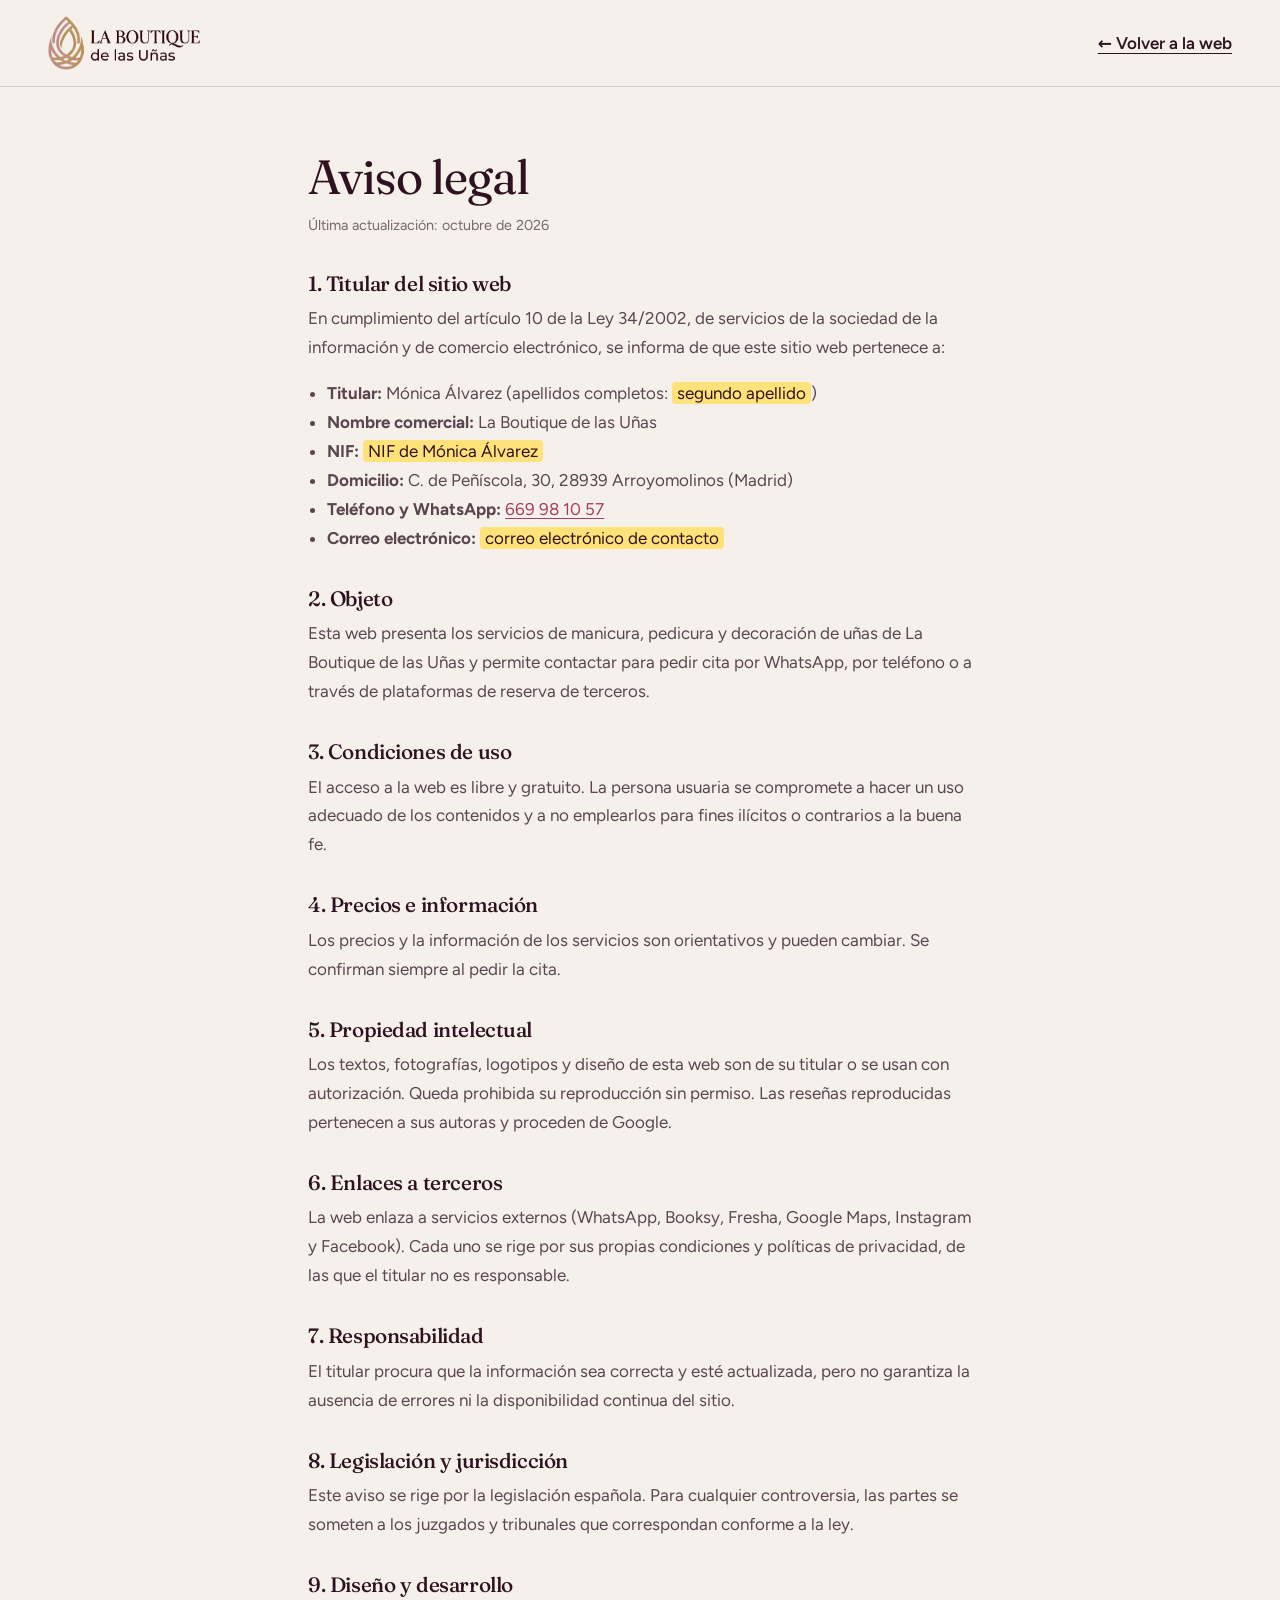
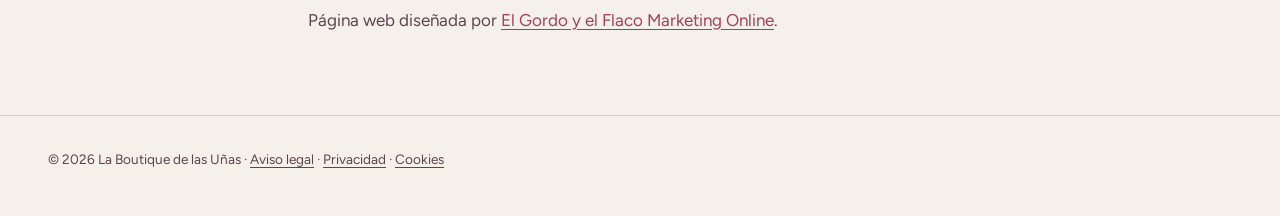
<file: aviso-legal.html>
<!DOCTYPE html>
<html lang="es">
<head>
<meta charset="UTF-8">
<meta name="viewport" content="width=device-width, initial-scale=1.0">
<title>Aviso legal · La Boutique de las Uñas</title>
<meta name="description" content="Aviso legal de La Boutique de las Uñas, Arroyomolinos.">
<meta name="robots" content="noindex, follow">
<link rel="icon" type="image/svg+xml" href="images/logo-marca.svg">
<link rel="icon" type="image/png" sizes="32x32" href="images/favicon-32.png">
<link rel="apple-touch-icon" href="images/apple-touch-icon.png">
<link rel="canonical" href="https://www.laboutiquedelamanicura.es/aviso-legal.html">
<link rel="preload" href="fonts/fraunces-normal.woff2" as="font" type="font/woff2" crossorigin>
<link rel="preload" href="fonts/figtree.woff2" as="font" type="font/woff2" crossorigin>
<link rel="stylesheet" href="css/styles.css">
</head>
<body class="legal-page">
<header class="legal-head"><div class="wrap"><a href="index.html" class="brand" aria-label="La Boutique de las Uñas, volver al inicio"><img src="images/logo-horizontal.png" alt="La Boutique de las Uñas" width="152" height="54" class="brand-logo"></a><a class="legal-back" href="index.html">← Volver a la web</a></div></header>
<main id="contenido" class="legal"><div class="wrap-narrow">
<h1>Aviso legal</h1>
<p class="legal-upd">Última actualización: octubre de 2026</p>

<h2>1. Titular del sitio web</h2>
<p>En cumplimiento del artículo 10 de la Ley 34/2002, de servicios de la sociedad de la información y de comercio electrónico, se informa de que este sitio web pertenece a:</p>
<ul>
<li><strong>Titular:</strong> Mónica Álvarez (apellidos completos: <mark class="falta">segundo apellido</mark>)</li>
<li><strong>Nombre comercial:</strong> La Boutique de las Uñas</li>
<li><strong>NIF:</strong> <mark class="falta">NIF de Mónica Álvarez</mark></li>
<li><strong>Domicilio:</strong> C. de Peñíscola, 30, 28939 Arroyomolinos (Madrid)</li>
<li><strong>Teléfono y WhatsApp:</strong> <a href="tel:+34669981057">669 98 10 57</a></li>
<li><strong>Correo electrónico:</strong> <mark class="falta">correo electrónico de contacto</mark></li>
</ul>
<h2>2. Objeto</h2>
<p>Esta web presenta los servicios de manicura, pedicura y decoración de uñas de La Boutique de las Uñas y permite contactar para pedir cita por WhatsApp, por teléfono o a través de plataformas de reserva de terceros.</p>
<h2>3. Condiciones de uso</h2>
<p>El acceso a la web es libre y gratuito. La persona usuaria se compromete a hacer un uso adecuado de los contenidos y a no emplearlos para fines ilícitos o contrarios a la buena fe.</p>
<h2>4. Precios e información</h2>
<p>Los precios y la información de los servicios son orientativos y pueden cambiar. Se confirman siempre al pedir la cita.</p>
<h2>5. Propiedad intelectual</h2>
<p>Los textos, fotografías, logotipos y diseño de esta web son de su titular o se usan con autorización. Queda prohibida su reproducción sin permiso. Las reseñas reproducidas pertenecen a sus autoras y proceden de Google.</p>
<h2>6. Enlaces a terceros</h2>
<p>La web enlaza a servicios externos (WhatsApp, Booksy, Fresha, Google Maps, Instagram y Facebook). Cada uno se rige por sus propias condiciones y políticas de privacidad, de las que el titular no es responsable.</p>
<h2>7. Responsabilidad</h2>
<p>El titular procura que la información sea correcta y esté actualizada, pero no garantiza la ausencia de errores ni la disponibilidad continua del sitio.</p>
<h2>8. Legislación y jurisdicción</h2>
<p>Este aviso se rige por la legislación española. Para cualquier controversia, las partes se someten a los juzgados y tribunales que correspondan conforme a la ley.</p>
<h2>9. Diseño y desarrollo</h2>
<p>Página web diseñada por <a href="https://elgordoyelflaco.es" target="_blank" rel="noopener">El Gordo y el Flaco Marketing Online</a>.</p>

</div></main>
<footer class="legal-foot"><div class="wrap"><p>© 2026 La Boutique de las Uñas · <a href="aviso-legal.html">Aviso legal</a> · <a href="privacidad.html">Privacidad</a> · <a href="cookies.html">Cookies</a></p></div></footer>
</body>
</html>
</file>
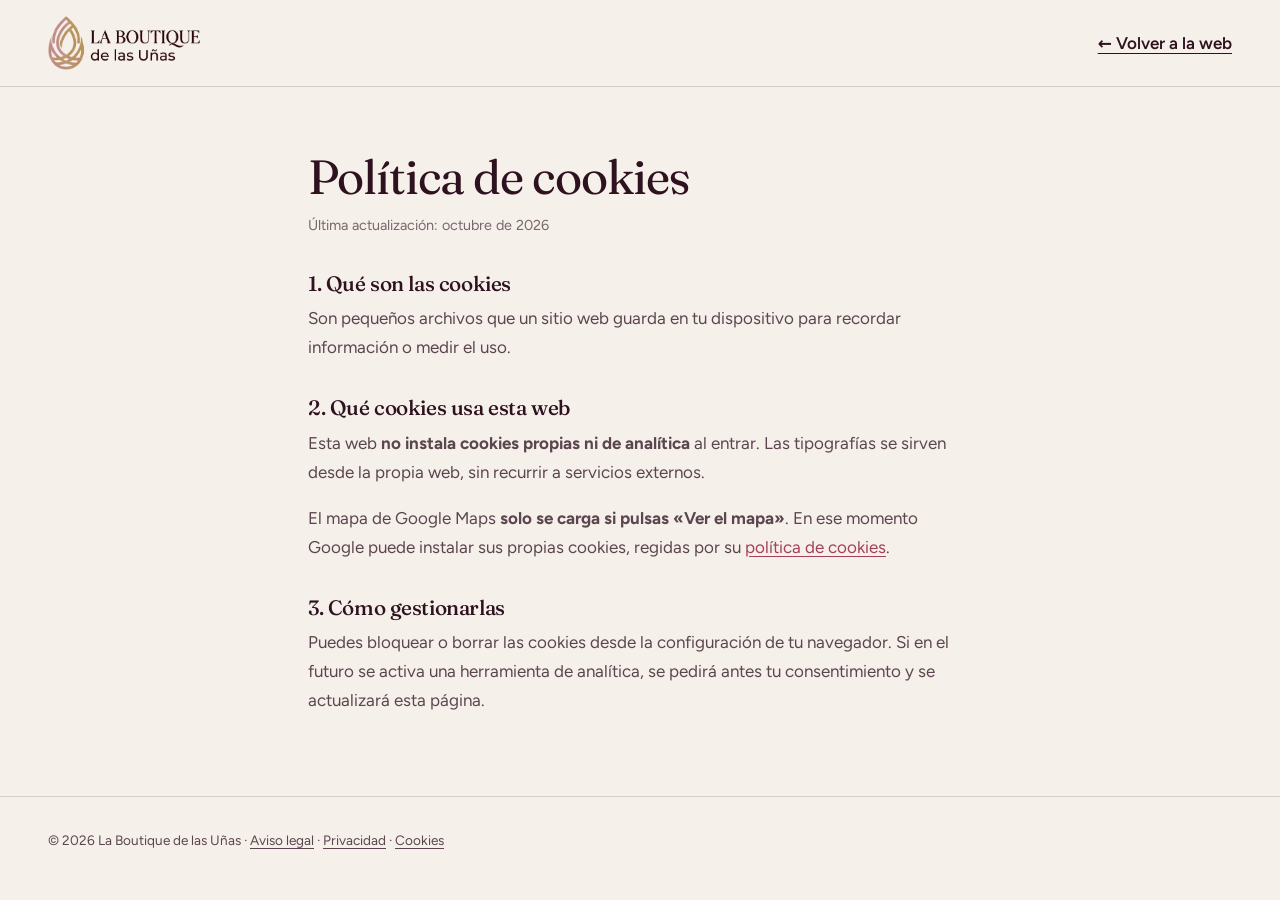
<file: cookies.html>
<!DOCTYPE html>
<html lang="es">
<head>
<meta charset="UTF-8">
<meta name="viewport" content="width=device-width, initial-scale=1.0">
<title>Política de cookies · La Boutique de las Uñas</title>
<meta name="description" content="Política de cookies de La Boutique de las Uñas, Arroyomolinos.">
<meta name="robots" content="noindex, follow">
<link rel="icon" type="image/svg+xml" href="images/logo-marca.svg">
<link rel="icon" type="image/png" sizes="32x32" href="images/favicon-32.png">
<link rel="apple-touch-icon" href="images/apple-touch-icon.png">
<link rel="canonical" href="https://www.laboutiquedelamanicura.es/cookies.html">
<link rel="preload" href="fonts/fraunces-normal.woff2" as="font" type="font/woff2" crossorigin>
<link rel="preload" href="fonts/figtree.woff2" as="font" type="font/woff2" crossorigin>
<link rel="stylesheet" href="css/styles.css">
</head>
<body class="legal-page">
<header class="legal-head"><div class="wrap"><a href="index.html" class="brand" aria-label="La Boutique de las Uñas, volver al inicio"><img src="images/logo-horizontal.png" alt="La Boutique de las Uñas" width="152" height="54" class="brand-logo"></a><a class="legal-back" href="index.html">← Volver a la web</a></div></header>
<main id="contenido" class="legal"><div class="wrap-narrow">
<h1>Política de cookies</h1>
<p class="legal-upd">Última actualización: octubre de 2026</p>

<h2>1. Qué son las cookies</h2>
<p>Son pequeños archivos que un sitio web guarda en tu dispositivo para recordar información o medir el uso.</p>
<h2>2. Qué cookies usa esta web</h2>
<p>Esta web <strong>no instala cookies propias ni de analítica</strong> al entrar. Las tipografías se sirven desde la propia web, sin recurrir a servicios externos.</p>
<p>El mapa de Google Maps <strong>solo se carga si pulsas «Ver el mapa»</strong>. En ese momento Google puede instalar sus propias cookies, regidas por su <a href="https://policies.google.com/technologies/cookies" target="_blank" rel="noopener">política de cookies</a>.</p>
<h2>3. Cómo gestionarlas</h2>
<p>Puedes bloquear o borrar las cookies desde la configuración de tu navegador. Si en el futuro se activa una herramienta de analítica, se pedirá antes tu consentimiento y se actualizará esta página.</p>

</div></main>
<footer class="legal-foot"><div class="wrap"><p>© 2026 La Boutique de las Uñas · <a href="aviso-legal.html">Aviso legal</a> · <a href="privacidad.html">Privacidad</a> · <a href="cookies.html">Cookies</a></p></div></footer>
</body>
</html>
</file>
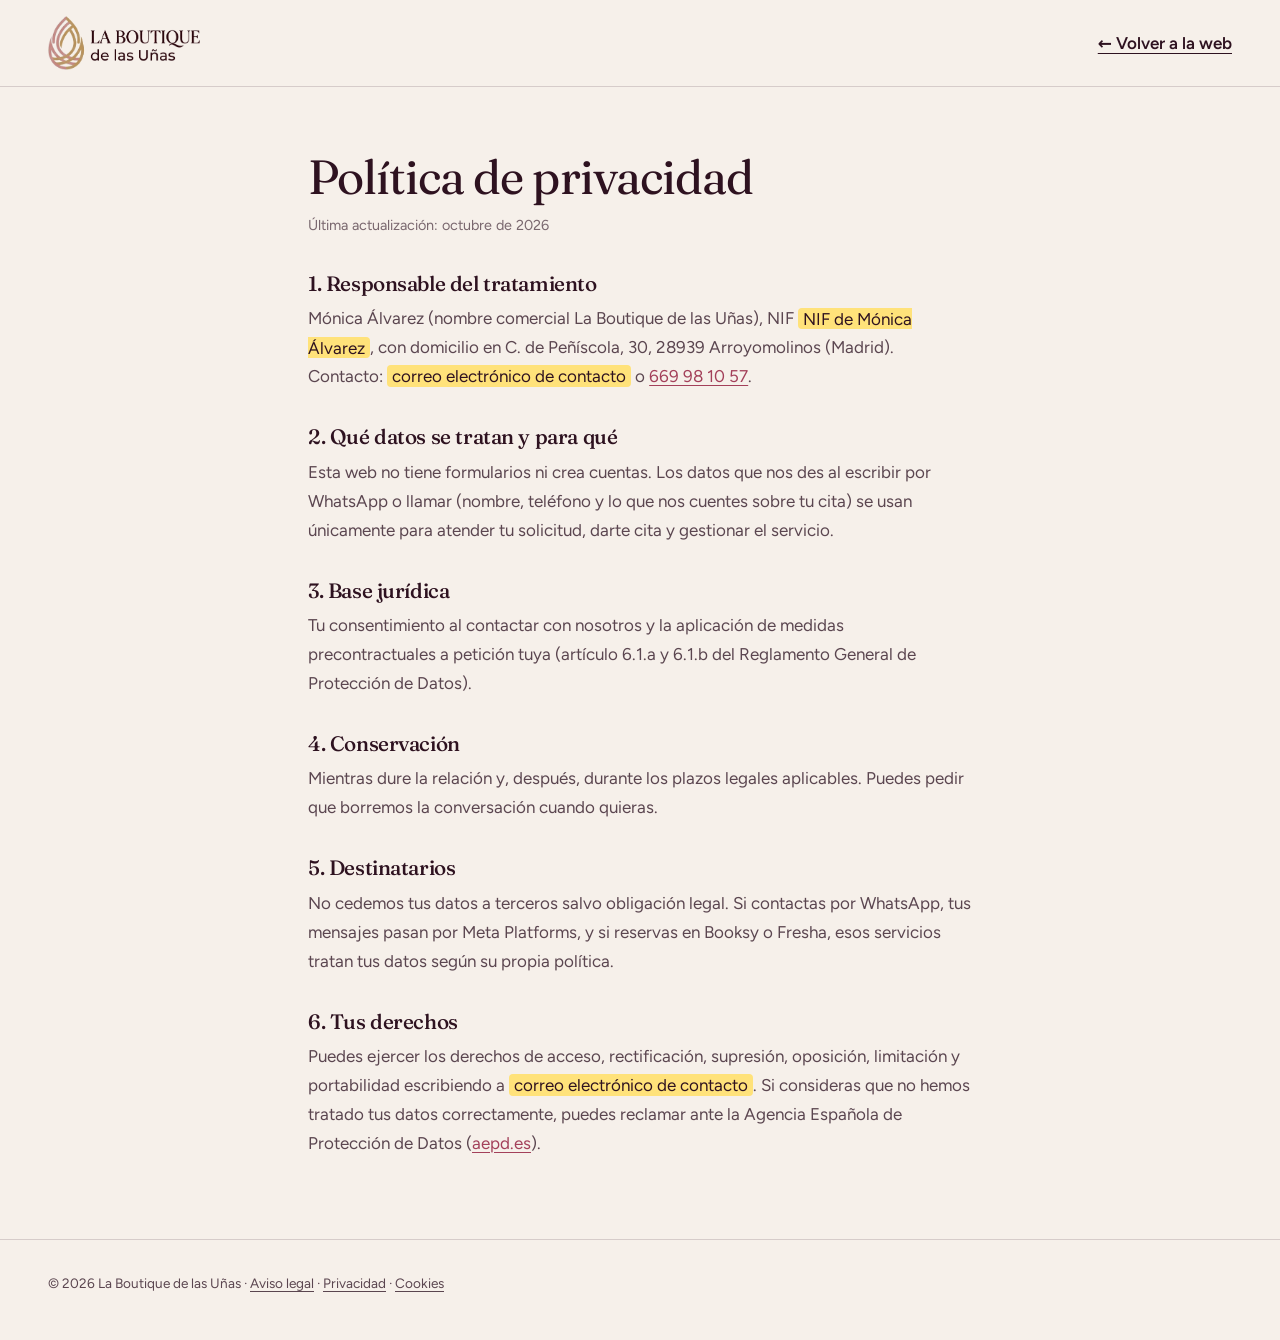
<file: privacidad.html>
<!DOCTYPE html>
<html lang="es">
<head>
<meta charset="UTF-8">
<meta name="viewport" content="width=device-width, initial-scale=1.0">
<title>Política de privacidad · La Boutique de las Uñas</title>
<meta name="description" content="Política de privacidad de La Boutique de las Uñas, Arroyomolinos.">
<meta name="robots" content="noindex, follow">
<link rel="icon" type="image/svg+xml" href="images/logo-marca.svg">
<link rel="icon" type="image/png" sizes="32x32" href="images/favicon-32.png">
<link rel="apple-touch-icon" href="images/apple-touch-icon.png">
<link rel="canonical" href="https://www.laboutiquedelamanicura.es/privacidad.html">
<link rel="preload" href="fonts/fraunces-normal.woff2" as="font" type="font/woff2" crossorigin>
<link rel="preload" href="fonts/figtree.woff2" as="font" type="font/woff2" crossorigin>
<link rel="stylesheet" href="css/styles.css">
</head>
<body class="legal-page">
<header class="legal-head"><div class="wrap"><a href="index.html" class="brand" aria-label="La Boutique de las Uñas, volver al inicio"><img src="images/logo-horizontal.png" alt="La Boutique de las Uñas" width="152" height="54" class="brand-logo"></a><a class="legal-back" href="index.html">← Volver a la web</a></div></header>
<main id="contenido" class="legal"><div class="wrap-narrow">
<h1>Política de privacidad</h1>
<p class="legal-upd">Última actualización: octubre de 2026</p>

<h2>1. Responsable del tratamiento</h2>
<p>Mónica Álvarez (nombre comercial La Boutique de las Uñas), NIF <mark class="falta">NIF de Mónica Álvarez</mark>, con domicilio en C. de Peñíscola, 30, 28939 Arroyomolinos (Madrid). Contacto: <mark class="falta">correo electrónico de contacto</mark> o <a href="tel:+34669981057">669 98 10 57</a>.</p>
<h2>2. Qué datos se tratan y para qué</h2>
<p>Esta web no tiene formularios ni crea cuentas. Los datos que nos des al escribir por WhatsApp o llamar (nombre, teléfono y lo que nos cuentes sobre tu cita) se usan únicamente para atender tu solicitud, darte cita y gestionar el servicio.</p>
<h2>3. Base jurídica</h2>
<p>Tu consentimiento al contactar con nosotros y la aplicación de medidas precontractuales a petición tuya (artículo 6.1.a y 6.1.b del Reglamento General de Protección de Datos).</p>
<h2>4. Conservación</h2>
<p>Mientras dure la relación y, después, durante los plazos legales aplicables. Puedes pedir que borremos la conversación cuando quieras.</p>
<h2>5. Destinatarios</h2>
<p>No cedemos tus datos a terceros salvo obligación legal. Si contactas por WhatsApp, tus mensajes pasan por Meta Platforms, y si reservas en Booksy o Fresha, esos servicios tratan tus datos según su propia política.</p>
<h2>6. Tus derechos</h2>
<p>Puedes ejercer los derechos de acceso, rectificación, supresión, oposición, limitación y portabilidad escribiendo a <mark class="falta">correo electrónico de contacto</mark>. Si consideras que no hemos tratado tus datos correctamente, puedes reclamar ante la Agencia Española de Protección de Datos (<a href="https://www.aepd.es" target="_blank" rel="noopener">aepd.es</a>).</p>

</div></main>
<footer class="legal-foot"><div class="wrap"><p>© 2026 La Boutique de las Uñas · <a href="aviso-legal.html">Aviso legal</a> · <a href="privacidad.html">Privacidad</a> · <a href="cookies.html">Cookies</a></p></div></footer>
</body>
</html>
</file>
<file: css/styles.css>
@font-face{font-family:"Fraunces";font-style:normal;font-weight:300 600;font-display:swap;src:url(../fonts/fraunces-normal.woff2) format("woff2")}
@font-face{font-family:"Fraunces";font-style:italic;font-weight:300 600;font-display:swap;src:url(../fonts/fraunces-italic.woff2) format("woff2")}
@font-face{font-family:"Figtree";font-style:normal;font-weight:400 700;font-display:swap;src:url(../fonts/figtree.woff2) format("woff2")}
/* La Boutique de las Uñas · maqueta v2 · papel crudo, tinta ciruela, rosa arcilla */
:root{
  --paper:#F6F0EA; --paper-2:#EFE4DB; --blush:#E9CFC6; --clay:#C98C7C;
  --ink:#2E1220; --ink-soft:#5B4650; --rose:#A3405A; --peach:#F0B4A6;
  --plum:#3E0B1D; --gold:#C09858; --line:rgba(46,18,32,.16); --line-l:rgba(246,240,234,.2);
  --wa:#0F7D3F; --wa-d:#0B6633;
  --serif:"Fraunces",Georgia,"Times New Roman",serif;
  --sans:"Figtree",system-ui,-apple-system,"Segoe UI",Roboto,sans-serif;
  --ease:cubic-bezier(.23,1,.32,1);
  --maxw:1240px; --gut:clamp(20px,4vw,48px);
}
*,*::before,*::after{box-sizing:border-box}
[id]{scroll-margin-top:90px}
html{scroll-behavior:smooth;-webkit-text-size-adjust:100%}
body{margin:0;font-family:var(--sans);font-size:17px;line-height:1.65;color:var(--ink);background:var(--paper);-webkit-font-smoothing:antialiased;overflow-x:hidden}
img,svg{display:block;max-width:100%}
a{color:inherit}
h1,h2,h3{font-family:var(--serif);font-weight:380;letter-spacing:-.02em;line-height:1.05;margin:0;font-optical-sizing:auto}
h2{font-size:clamp(2.2rem,4.6vw,4.2rem)}
h2 em,h1 em,h3 em,.foot-word em{font-style:italic;color:var(--rose);font-weight:340}
.dark h2 em,.dark .pain em,.foot-word em{color:var(--peach)}
p{margin:0 0 1em}
.wrap{max-width:calc(var(--maxw) + var(--gut)*2);margin-inline:auto;padding-inline:var(--gut)}
.center{text-align:center}
.eyebrow{font-size:.78rem;font-weight:600;letter-spacing:.16em;text-transform:uppercase;color:var(--rose);margin:0 0 1.2rem}
.eyebrow.light{color:var(--peach)}
.eyebrow.center{text-align:center}
.skip{position:absolute;left:-999px;top:8px;background:var(--ink);color:var(--paper);padding:.6rem 1rem;border-radius:8px;z-index:100}
.skip:focus{left:8px}
:focus-visible{outline:2px solid var(--rose);outline-offset:3px;border-radius:4px}
.dark :focus-visible{outline-color:var(--peach)}
.ic{width:1.15em;height:1.15em;flex:none}
.flip{transform:scaleX(-1)}

/* ---------- Botones ---------- */
.btn{display:inline-flex;align-items:center;justify-content:center;gap:.65rem;border:1.5px solid transparent;border-radius:999px;padding:.95rem 1.5rem;font:600 1rem/1.2 var(--sans);text-decoration:none;cursor:pointer;transition:transform .2s var(--ease),background-color .2s,color .2s,border-color .2s;-webkit-tap-highlight-color:transparent}
.btn:active{transform:scale(.97)}
.btn-sm{padding:.7rem 1.15rem;font-size:.92rem}
.btn-lg{padding:1.15rem 1.9rem;font-size:1.05rem}
.btn-xl{padding:1.35rem 2.4rem;font-size:1.2rem}
.btn-wa{background:var(--wa);color:#fff}
.btn-dark{background:var(--ink);color:var(--paper)}
.btn-ghost{border-color:var(--ink);color:var(--ink)}
.roll{display:inline-block;overflow:hidden;height:1.25em;line-height:1.25;vertical-align:middle}
.roll>span{display:block;text-shadow:0 1.25em currentColor;transition:transform .35s var(--ease)}
@media (hover:hover){
  .btn-wa:hover{background:var(--wa-d)}
  .btn-dark:hover{background:var(--rose)}
  .btn-ghost:hover{background:var(--ink);color:var(--paper)}
  .btn:hover .roll>span{transform:translateY(-1.25em)}
}
.dark .btn-ghost{border-color:var(--paper);color:var(--paper)}

/* ---------- Cabecera ---------- */
.site-header{position:fixed;top:12px;left:0;right:0;z-index:50;padding-inline:12px;pointer-events:none}
.header-inner{pointer-events:auto;max-width:var(--maxw);margin-inline:auto;display:flex;align-items:center;gap:1.4rem;padding:.5rem .55rem .5rem 1.5rem;border-radius:999px;background:rgba(246,240,234,.72);-webkit-backdrop-filter:blur(14px) saturate(1.2);backdrop-filter:blur(14px) saturate(1.2);border:1px solid var(--line);transition:background-color .3s,box-shadow .3s}
.site-header.scrolled .header-inner{background:rgba(246,240,234,.9);box-shadow:0 8px 30px -12px rgba(42,23,33,.25)}
.brand{display:flex;align-items:center;gap:.7rem;text-decoration:none;white-space:nowrap;line-height:1}
.brand-mark{height:38px;width:auto}
.brand-text{display:flex;flex-direction:column;gap:.28rem}
.brand-text b{font-family:var(--serif);font-weight:480;font-size:1.02rem;letter-spacing:.09em;color:#480818}
.brand-text i{font-style:normal;font-size:.8rem;letter-spacing:.04em;color:#480818;font-weight:500}
.nav{display:flex;gap:1.6rem;margin-left:auto;font-size:.95rem;font-weight:500}
.nav a{text-decoration:none;position:relative;padding:.3rem 0}
.nav a::after{content:"";position:absolute;left:0;right:0;bottom:0;height:1.5px;background:var(--rose);transform:scaleX(0);transform-origin:left;transition:transform .3s var(--ease)}
@media (hover:hover){.nav a:hover::after{transform:scaleX(1)}}
.nav-toggle{display:none;width:44px;height:44px;border:0;border-radius:50%;background:var(--ink);cursor:pointer;position:relative;flex:none}
.nav-toggle span{position:absolute;left:13px;right:13px;height:1.5px;background:var(--paper);transition:transform .3s var(--ease),top .3s var(--ease)}
.nav-toggle span:first-child{top:18px}.nav-toggle span:last-child{top:25px}
.nav-toggle[aria-expanded="true"] span:first-child{top:21.5px;transform:rotate(45deg)}
.nav-toggle[aria-expanded="true"] span:last-child{top:21.5px;transform:rotate(-45deg)}

/* ---------- Portada ---------- */
.hero{padding:clamp(120px,15vh,170px) 0 0;position:relative}
.hero-grid{display:grid;grid-template-columns:minmax(0,1.15fr) minmax(0,1fr);gap:clamp(24px,4vw,64px);align-items:center}
.h-hero{font-size:clamp(3rem,6.4vw,6.9rem);line-height:.97;letter-spacing:-.035em;font-weight:360}
.hl{display:block;overflow:hidden;padding-bottom:.12em;margin-bottom:-.12em}
.hl>span{display:inline-block}
.pill{display:inline-block;width:1.85em;height:.74em;border-radius:999px;overflow:hidden;vertical-align:-.04em;margin-left:.08em;background:var(--blush)}
.pill img{width:100%;height:100%;object-fit:cover;object-position:50% 55%}
.hero-sub{font-size:clamp(1.05rem,1.5vw,1.28rem);max-width:34em;color:var(--ink-soft);margin:1.8rem 0 2rem}
.cta-block .cta-trust{font-size:.9rem;color:var(--ink-soft);margin:1rem 0 .4rem}
.cta-secondary{font-size:.95rem;font-weight:500;margin:0}
.cta-secondary a{text-underline-offset:4px;text-decoration-thickness:1px}
.cta-secondary span{margin:0 .5em;opacity:.5}
.cta-secondary.light{color:var(--paper)}
.hero-visual{position:relative;max-width:560px;justify-self:end;width:100%;padding:0 0 3.5rem 3.5rem}
.arch .frame,.arch-wide .frame{border-radius:50% 50% 28px 28px / 40% 40% 28px 28px;aspect-ratio:4/5.2}
.arch-wide .frame{aspect-ratio:5/6}
.frame{position:relative;overflow:hidden;background:var(--blush)}
.frame img{position:absolute;left:0;top:-8%;width:100%;height:116%;object-fit:cover}
.seal{position:absolute;right:-1.2rem;top:10%;width:124px;height:124px;border-radius:50%;background:var(--paper);box-shadow:0 10px 30px -12px rgba(42,23,33,.35);display:grid;place-items:center}
.seal-ring{position:absolute;inset:0;width:100%;height:100%;overflow:visible}
.seal-ring text{font:600 9.3px var(--sans);letter-spacing:.14em;text-transform:uppercase;fill:var(--ink)}
.seal-core{width:20px;height:28px;color:var(--rose)}
.facts{list-style:none;margin:clamp(48px,7vw,96px) 0 0;padding:0;display:grid;grid-template-columns:repeat(4,1fr);border-top:1px solid var(--line)}
.facts li{padding:1.6rem 1.2rem 1.8rem 0;display:flex;flex-direction:column;gap:.2rem}
.facts li+li{padding-left:1.4rem;border-left:1px solid var(--line)}
.facts .num{font-family:var(--serif);font-weight:340;font-size:clamp(2.2rem,4vw,3.7rem);line-height:1;letter-spacing:-.03em}
.facts .num i{font-style:normal;color:var(--rose);font-size:.62em;margin-left:.12em;vertical-align:.22em}
.facts .num small{font-size:.32em;font-family:var(--sans);font-weight:600;letter-spacing:.1em;text-transform:uppercase;margin-left:.5em;color:var(--rose)}
.facts .serif-i{font-style:italic;color:var(--rose)}
.facts li>span{font-size:.92rem;color:var(--ink-soft)}

/* ---------- Cinta ---------- */
.marquee{overflow:hidden;border-block:1px solid var(--line);padding:1.1rem 0;background:var(--paper-2)}
.marquee-track{display:flex;align-items:center;gap:2.2rem;width:max-content;animation:marquee 46s linear infinite}
.marquee span{font-family:var(--serif);font-style:italic;font-weight:300;font-size:clamp(2rem,4.4vw,4rem);letter-spacing:-.02em;white-space:nowrap;line-height:1.1}
.marquee svg{width:.9rem;height:1.3rem;color:var(--rose);flex:none}
@keyframes marquee{to{transform:translateX(-50%)}}

/* ---------- Secciones base ---------- */
.section{padding:clamp(80px,11vw,160px) 0}
.dark{background:var(--plum);color:var(--paper)}
.split{display:grid;grid-template-columns:minmax(0,.9fr) minmax(0,1fr);gap:clamp(32px,6vw,96px);align-items:center}
.split-copy h2{margin-bottom:1.4rem}
.split-copy p{color:var(--ink-soft)}

/* ¿Te suena? */
.suena{padding:clamp(90px,12vw,170px) 0}
.suena-grid{display:grid;grid-template-columns:minmax(0,.8fr) minmax(0,1.2fr);gap:clamp(32px,6vw,100px);align-items:start}
.suena-head{position:sticky;top:130px}
.pain{font-family:var(--serif);font-weight:300;font-size:clamp(1.65rem,3vw,2.8rem);line-height:1.18;letter-spacing:-.015em;margin:0 0 clamp(1.6rem,3vw,2.8rem)}
.pain.end{margin:0;padding-top:clamp(1.4rem,2.5vw,2.4rem);border-top:1px solid var(--line-l)}
.pain em{font-style:italic}
.w{display:inline;transition:none}
.motion [data-lit] .w{opacity:.55}

/* Mónica */
.monica .split{align-items:center}
.monica .split-media{max-width:520px}
.quote-box{margin:2rem 0 2rem;padding:1.5rem 1.7rem;background:var(--blush);border-radius:22px 22px 22px 4px}
.quote-box blockquote{margin:0 0 .6rem;font-family:var(--serif);font-size:1.3rem;font-style:italic;line-height:1.3;color:var(--ink)}
.quote-box figcaption{font-size:.85rem;font-weight:600;letter-spacing:.04em;color:var(--rose)}

/* De → a */
.cambia{background:var(--paper-2)}
.cambia h2{margin-bottom:clamp(2rem,5vw,4rem)}
.rows{max-width:1100px;margin-inline:auto}
.row{display:grid;grid-template-columns:70px minmax(0,.8fr) minmax(0,1.2fr);gap:clamp(12px,3vw,40px);padding:clamp(1.6rem,3vw,2.6rem) 0;border-top:1px solid var(--line);align-items:start}
.row:last-child{border-bottom:1px solid var(--line)}
.idx{font-family:var(--serif);font-style:italic;color:var(--rose);font-size:1.05rem;padding-top:.5rem}
.old{margin:0;font-family:var(--serif);font-style:italic;font-weight:300;font-size:clamp(1.2rem,2vw,1.7rem);line-height:1.25;color:var(--ink-soft);padding-top:.25rem}
.old span{background:linear-gradient(currentColor,currentColor) 0 58%/100% 2px no-repeat;opacity:.6}
.new h3{font-size:clamp(1.7rem,3vw,2.6rem);margin-bottom:.7rem}
.new p{margin:0;max-width:34em;color:var(--ink-soft)}

/* Trabajos */
.trabajos{padding-bottom:clamp(60px,9vw,130px)}
.head-split{margin-bottom:clamp(2rem,5vw,4rem)}
.gal{display:grid;grid-template-columns:repeat(12,1fr);column-gap:clamp(14px,2vw,28px);row-gap:clamp(18px,3vw,40px)}
.g{margin:0}
.g .frame{border-radius:22px}
.g1{grid-column:1/8}.g1 .frame{aspect-ratio:1/1.04}
.g2{grid-column:9/13;margin-top:clamp(2rem,9vw,9rem)}.g2 .frame{aspect-ratio:4/5}
.g3{grid-column:4/10;margin-top:clamp(-4rem,-4vw,-1rem)}.g3 .frame{aspect-ratio:16/10}
.g figcaption{font-family:var(--serif);font-style:italic;font-size:1.05rem;color:var(--ink-soft);padding-top:.8rem}
.g figcaption span{color:var(--rose);margin-right:.5rem;font-style:normal;font-size:.9rem}

/* Servicios */
.servicios{background:var(--paper-2)}
.serv-grid{display:grid;grid-template-columns:minmax(0,.8fr) minmax(0,1.2fr);gap:clamp(32px,6vw,100px);align-items:start}
.serv-head{position:sticky;top:120px}
.serv-note{color:var(--ink-soft);margin:1.4rem 0 1.8rem;max-width:26em}
.serv-cta{display:flex;flex-direction:column;align-items:flex-start;gap:1.1rem}
.link-wa{display:inline-flex;align-items:center;gap:.5rem;font-weight:600;font-size:.95rem;text-underline-offset:4px;color:var(--wa)}
.service-block{margin-bottom:clamp(2rem,4vw,3.4rem)}
.service-block h3{font-size:clamp(1.35rem,2.1vw,1.85rem);margin-bottom:.8rem;line-height:1.15}
.br{font-family:var(--sans);font-size:.62em;font-weight:600;color:var(--rose);letter-spacing:.08em;margin-right:.5rem;vertical-align:.15em}
.price-list{list-style:none;margin:0;padding:0}
.price-list li{display:flex;align-items:baseline;justify-content:space-between;gap:1.2rem;padding:.95rem 0;border-bottom:1px solid var(--line);transition:opacity .3s var(--ease)}
.price-list li:first-child{border-top:1px solid var(--line)}
.price-list li b{font-family:var(--serif);font-weight:420;font-size:1.3rem;white-space:nowrap;color:var(--ink)}
@media (hover:hover){
  .price-list:hover li{opacity:.28}
  .price-list li:hover{opacity:1}
}

/* Opiniones */
.opiniones{overflow:hidden}
.op-head{display:flex;align-items:flex-end;justify-content:space-between;gap:2rem;margin-bottom:clamp(1.6rem,4vw,3rem)}
.opiniones h2{font-size:clamp(2rem,4vw,3.6rem)}
.stars{color:var(--rose);letter-spacing:.12em;font-size:.7em}
.big-n{font-style:italic;color:var(--rose)}
.op-ctrl{display:flex;gap:.6rem;flex:none}
.arrow{width:52px;height:52px;border-radius:50%;border:1.5px solid var(--ink);background:transparent;color:var(--ink);display:grid;place-items:center;cursor:pointer;transition:background-color .2s,color .2s,transform .2s var(--ease)}
.arrow:active{transform:scale(.94)}
@media (hover:hover){.arrow:hover{background:var(--ink);color:var(--paper)}}
.rev-track{display:flex;gap:1.1rem;overflow-x:auto;scroll-snap-type:x mandatory;scrollbar-width:none;padding:6px max(var(--gut),calc((100vw - var(--maxw))/2)) 8px;scroll-padding-inline:max(var(--gut),calc((100vw - var(--maxw))/2));-webkit-overflow-scrolling:touch}
.rev-track::-webkit-scrollbar{display:none}
.review{flex:0 0 min(390px,82vw);scroll-snap-align:start;margin:0;padding:2rem 1.9rem 1.7rem;border-radius:26px;background:var(--paper-2);display:flex;flex-direction:column;justify-content:space-between;min-height:340px}
.review:nth-child(3n+2){background:var(--blush)}
.review:nth-child(3n){background:var(--plum);color:var(--paper)}
.review blockquote{margin:0 0 1.4rem;font-family:var(--serif);font-weight:340;font-size:1.28rem;line-height:1.32;display:-webkit-box;-webkit-line-clamp:7;-webkit-box-orient:vertical;overflow:hidden}
.review.open blockquote{-webkit-line-clamp:unset;display:block}
.review figcaption{font-size:.9rem;font-weight:600;letter-spacing:.03em;display:flex;align-items:center;justify-content:space-between;gap:1rem}
.review figcaption::before{content:"★★★★★";color:var(--rose);letter-spacing:.1em;font-size:.8rem;order:2}
.review:nth-child(3n) figcaption::before{color:var(--peach)}
.more{background:none;border:0;padding:0;font:600 .85rem var(--sans);text-decoration:underline;text-underline-offset:3px;cursor:pointer;color:inherit;margin:-.7rem 0 1rem;align-self:flex-start}
.opiniones .center{margin-top:2.4rem}

/* Débiles */
.debiles{padding:clamp(90px,12vw,170px) 0}
.debiles-in{max-width:900px}
.debiles h2{margin-bottom:clamp(1.6rem,3vw,2.6rem)}
.debiles-text p{font-family:var(--serif);font-weight:300;font-size:clamp(1.35rem,2.4vw,2.05rem);line-height:1.28;margin-bottom:1.5rem;text-align:center}
.debiles .center{margin-top:2.4rem}

/* Ubicación */
.contact-lines{display:flex;flex-direction:column;gap:.4rem;margin-top:1.6rem}
.contact-lines a{display:inline-flex;align-items:center;gap:.7rem;font-weight:600;color:var(--rose);text-underline-offset:4px;width:fit-content}
.map{width:100%;height:clamp(300px,36vw,440px);border:0;border-radius:26px;filter:saturate(.8) sepia(.12)}

/* FAQ */
.faq-s{background:var(--paper-2)}
.faq-grid{display:grid;grid-template-columns:minmax(0,.8fr) minmax(0,1.2fr);gap:clamp(32px,6vw,100px);align-items:start}
.faq-head{position:sticky;top:120px}
.faq details{border-top:1px solid var(--line)}
.faq details:last-child{border-bottom:1px solid var(--line)}
.faq summary{list-style:none;cursor:pointer;padding:1.4rem 3rem 1.4rem 0;font-family:var(--serif);font-size:clamp(1.15rem,1.8vw,1.5rem);line-height:1.25;position:relative}
.faq summary::-webkit-details-marker{display:none}
.faq summary::after{content:"+";position:absolute;right:.2rem;top:50%;transform:translateY(-50%);font-family:var(--sans);font-weight:300;font-size:1.8rem;color:var(--rose);transition:transform .3s var(--ease)}
.faq details[open] summary::after{transform:translateY(-50%) rotate(45deg)}
.faq details p{padding:0 3rem 1.5rem 0;margin:0;color:var(--ink-soft)}

/* Cierre */
.cierre{padding:12px;background:var(--paper-2)}
.cierre-card{border-radius:clamp(26px,4vw,48px);padding:clamp(70px,10vw,150px) var(--gut);text-align:center;position:relative;overflow:hidden}
.cierre-card::before{content:"";position:absolute;width:60vw;height:60vw;max-width:760px;max-height:760px;border-radius:50%;background:radial-gradient(circle,rgba(201,140,124,.32),transparent 65%);right:-12%;top:-30%;pointer-events:none}
.cierre-in{position:relative;max-width:1000px;margin-inline:auto}
.cierre h2{font-size:clamp(2.7rem,7.2vw,7rem);line-height:.98;letter-spacing:-.035em;margin-bottom:1.6rem}
.cierre .lead{font-size:1.15rem;max-width:34em;margin:0 auto 2.2rem;color:rgba(246,240,234,.82)}
.cierre .cta-secondary{margin-top:1.6rem}
.hero-rating{margin:1.4rem 0 0;font-size:.92rem;color:rgba(246,240,234,.75)}
.hero-rating .stars{font-size:.95em;color:var(--peach)}

/* Pie */
.site-footer{background:var(--blush);padding:clamp(60px,8vw,110px) 0 28px}
.foot-in{max-width:calc(var(--maxw) + var(--gut)*2);margin-inline:auto;padding-inline:var(--gut)}
.foot-word{font-family:var(--serif);font-weight:320;font-size:clamp(2.6rem,9.2vw,9.4rem);line-height:.95;letter-spacing:-.045em;margin:0 0 clamp(2.4rem,5vw,4.5rem);white-space:nowrap}
.foot-word em{color:var(--rose)}
.foot-cols{display:flex;justify-content:space-between;gap:2rem;flex-wrap:wrap;font-size:.98rem}
.foot-cols p{margin:0 0 .3rem}
.foot-name{font-family:var(--serif);font-size:1.3rem}
.footer-links{display:flex;flex-direction:column;gap:.4rem}
.footer-links a{text-underline-offset:4px}
.footer-copy{margin:2.4rem 0 0;font-size:.82rem;color:var(--ink-soft);display:flex;justify-content:space-between;align-items:baseline;gap:.5rem 2rem;flex-wrap:wrap}
.footer-copy p{margin:0}
.footer-copy a{text-underline-offset:3px}
.reveal-footer .site-footer{position:fixed;left:0;right:0;bottom:0;z-index:1}
.reveal-footer main{position:relative;z-index:2;background:var(--paper);border-radius:0 0 clamp(26px,4vw,48px) clamp(26px,4vw,48px)}

/* WhatsApp flotante (móvil) */
.wa-float{position:fixed;right:16px;bottom:16px;z-index:60;width:60px;height:60px;border-radius:50%;background:var(--wa);color:#fff;display:none;place-items:center;box-shadow:0 10px 26px -8px rgba(15,125,63,.7)}
.wa-float svg{width:30px;height:30px;fill:currentColor}

/* ---------- Tablet ---------- */
@media (max-width:1000px){
  .nav{display:none}
  .nav-toggle{display:block;margin-left:0}
  .header-inner{padding-left:1.2rem;justify-content:space-between;gap:.6rem}
  .header-inner .btn{margin-left:auto}
  .nav.open{display:flex;flex-direction:column;position:absolute;top:calc(100% + 8px);left:12px;right:12px;margin:0;padding:1.2rem 1.6rem;gap:.2rem;background:var(--paper);border:1px solid var(--line);border-radius:26px;box-shadow:0 24px 50px -20px rgba(42,23,33,.35);pointer-events:auto}
  .nav.open a{padding:.7rem 0;font-family:var(--serif);font-size:1.5rem;font-weight:380}
  .hero-grid{grid-template-columns:1fr}
  .hero-visual{justify-self:start;max-width:380px;margin-top:1rem}
  .seal{right:-.6rem}
  .facts{grid-template-columns:1fr 1fr}
  .facts li:nth-child(3){padding-left:0;border-left:0}
  .facts li:nth-child(n+3){border-top:1px solid var(--line)}
  .suena-grid,.split,.serv-grid,.faq-grid{grid-template-columns:1fr}
  .suena-head,.serv-head,.faq-head{position:static}
  .monica .split-media{max-width:420px}
  .row{grid-template-columns:48px 1fr}
  .row .new{grid-column:2}
  .wa-float{display:grid}
  .gal{grid-template-columns:repeat(6,1fr)}
  .g1{grid-column:1/6}.g2{grid-column:3/7;margin-top:0}.g3{grid-column:1/6;margin-top:0}
}
@media (max-width:560px){
  body{font-size:16px}
  .brand-mark{height:32px}
  .brand-text b{font-size:.86rem;letter-spacing:.07em}
  .brand-text i{font-size:.72rem}
  .btn-lg,.btn-xl{width:100%;padding:1.1rem 1.2rem}
  .hero-visual{max-width:300px}
  .seal{width:104px;height:104px;right:-.4rem}
  .facts .num small{display:block;margin:.3rem 0 0}
  .op-head{align-items:flex-start;flex-direction:column;gap:1.2rem}
  .g1,.g2,.g3{grid-column:1/-1}
  .foot-word{white-space:normal}
  .header-inner .btn-sm .ic{display:none}
}
@media (prefers-reduced-motion:reduce){
  html{scroll-behavior:auto}
  *,*::before,*::after{transition-duration:.01ms!important;animation-duration:.01ms!important;animation-iteration-count:1!important}
  .marquee-track{animation:none;flex-wrap:wrap;width:auto;justify-content:center}
}

.brand-logo{height:54px;width:auto;display:block}
.foot-logo{height:64px;width:auto;display:block;margin-bottom:2rem}
@media(max-width:560px){.brand-logo{height:44px}.foot-logo{height:54px}}

/* Auditoría: la intención local va dentro del H1, con el aspecto de la antetítulo */
.h-hero .eyebrow-h1{display:block;font-family:var(--sans);font-size:.78rem;font-weight:600;letter-spacing:.16em;line-height:1.4;text-transform:uppercase;color:var(--rose);margin:0 0 1.2rem}
/* Auditoría: zonas táctiles de al menos 44 px en los enlaces de texto */
.cta-secondary a,.contact-lines a,.footer-links a,.link-wa,.footer-copy a{display:inline-flex;align-items:center;min-height:44px}
.footer-links{gap:0}
.footer-copy a{min-height:0}
/* Mapa bajo demanda: no se carga nada de Google hasta que se pide */
.map-lazy{display:grid;place-items:center;align-content:center;gap:.8rem;background:var(--paper-2);text-align:center;padding:1.5rem}
.map-lazy p{margin:0;font-size:.9rem;color:var(--ink-soft)}

.foot-social-t{margin:1.8rem 0 .6rem;font-size:.78rem;font-weight:600;letter-spacing:.16em;text-transform:uppercase;color:var(--rose)}
.foot-social{display:flex;gap:.7rem;flex-wrap:wrap;margin:0}
.foot-social a{display:inline-flex;align-items:center;gap:.6rem;width:48px;height:48px;justify-content:center;border:1.5px solid var(--ink);border-radius:50%;text-decoration:none;font-weight:600;color:var(--ink);transition:background-color .2s,color .2s,transform .2s var(--ease)}
.foot-social svg{width:24px;height:24px}
.foot-social a:active{transform:scale(.97)}
@media(hover:hover){.foot-social a:hover{background:var(--ink);color:var(--paper)}}

/* Contraste: rosa más oscuro para texto pequeño sobre fondo rosado */
.foot-social-t,.site-footer .eyebrow{color:#8A3048}
.footer-copy a{min-height:44px}
/* Páginas legales */
.legal-head{padding:1rem 0;border-bottom:1px solid var(--line)}
.legal-head .wrap{display:flex;align-items:center;justify-content:space-between;gap:1rem}
.legal-back{font-weight:600;text-underline-offset:4px;min-height:44px;display:inline-flex;align-items:center}
.wrap-narrow{max-width:760px;margin-inline:auto;padding:clamp(2rem,6vw,4rem) var(--gut)}
.legal h1{font-family:var(--serif);font-weight:400;font-size:clamp(2rem,5vw,3rem);line-height:1.1;margin:0 0 .6rem;color:var(--ink)}
.legal h2{font-family:var(--serif);font-weight:500;font-size:1.3rem;margin:2.2rem 0 .6rem;color:var(--ink)}
.legal p,.legal li{line-height:1.7;color:var(--ink-soft)}
.legal ul{padding-left:1.2rem}
.legal a{color:var(--rose);text-underline-offset:3px}
.legal-upd{font-size:.9rem;opacity:.8}
.falta{background:#ffe27a;color:#2e1220;padding:.05em .3em;border-radius:4px}
.legal-foot{padding:2rem 0;border-top:1px solid var(--line);font-size:.85rem;color:var(--ink-soft)}
.legal-foot a{text-underline-offset:3px}

/* Portada: la entrada va en CSS puro y solo mueve (no oculta), para no retrasar el primer pintado ni depender de JS */
@keyframes rise{from{transform:translateY(22px)}to{transform:none}}
@keyframes line-up{from{transform:translateY(112%)}to{transform:none}}
@keyframes pill-in{from{transform:scaleX(0)}to{transform:none}}
.hero [data-reveal]{animation:rise .9s var(--ease) both}
.hero .cta-block{animation-delay:.12s}
.hero .hero-visual{animation-delay:.2s}
.h-hero .hl>span{animation:line-up 1.1s var(--ease) both}
.h-hero .hl:nth-child(3)>span{animation-delay:.1s}
.h-hero .hl:nth-child(4)>span{animation-delay:.2s}
.pill{transform-origin:left center;animation:pill-in 1.1s var(--ease) .55s both}

/* redes en negro, sin círculo */
.foot-social{gap:.4rem;margin-top:1.2rem}
.foot-social a{width:44px;height:44px;border:0;border-radius:0;background:none;color:#111}
.foot-social svg{width:30px;height:30px}
@media(hover:hover){.foot-social a:hover{background:none;color:var(--rose);transform:translateY(-2px)}}
/* portada: collage de fotos */
.h-hero{font-size:clamp(3rem,5.6vw,6.2rem)}
.hv-b,.hv-c{position:absolute;overflow:hidden;box-shadow:0 18px 40px -18px rgba(60,20,40,.45);background:var(--blush)}
.hv-b img,.hv-c img{width:100%;height:100%;object-fit:cover;display:block}
.hv-b{left:0;bottom:0;width:42%;aspect-ratio:1;border-radius:50%;border:6px solid var(--paper);animation:rise 1.2s var(--ease) .5s both}
.hv-c{right:-1.2rem;top:12%;width:30%;aspect-ratio:3/4;border-radius:999px 999px 18px 18px;border:6px solid var(--paper);animation:rise 1.2s var(--ease) .7s both}
@media(max-width:900px){.hero-visual{max-width:460px;padding:0 0 2.5rem 2.5rem}.hv-c{right:-.4rem}}
.seal{top:auto;bottom:8%;right:-.6rem}
.gal-cta{margin:clamp(28px,4vw,48px) 0 0;display:flex;justify-content:center}
.gal-cta .btn{gap:.6rem}
.gal-cta .ic{width:22px;height:22px}

/* portada con más color */
.hero{background:radial-gradient(70% 60% at 85% 30%,rgba(240,180,166,.55),transparent 70%),var(--paper)}
.hero-visual::before{content:"";position:absolute;right:-1.5rem;top:2.2rem;bottom:1rem;width:84%;background:var(--rose);border-radius:50% 50% 28px 28px/40% 40% 28px 28px;transform:rotate(5deg);z-index:0}
.hero-visual::after{content:"";position:absolute;left:-2rem;top:-1.5rem;width:92px;height:92px;border-radius:50%;background:var(--peach);z-index:0}
.hero-visual .arch,.hero-visual .hv-b,.hero-visual .hv-c,.hero-visual .seal{z-index:1}
.hero-visual .arch{position:relative}
.h-hero em{color:var(--rose)}
</file>
